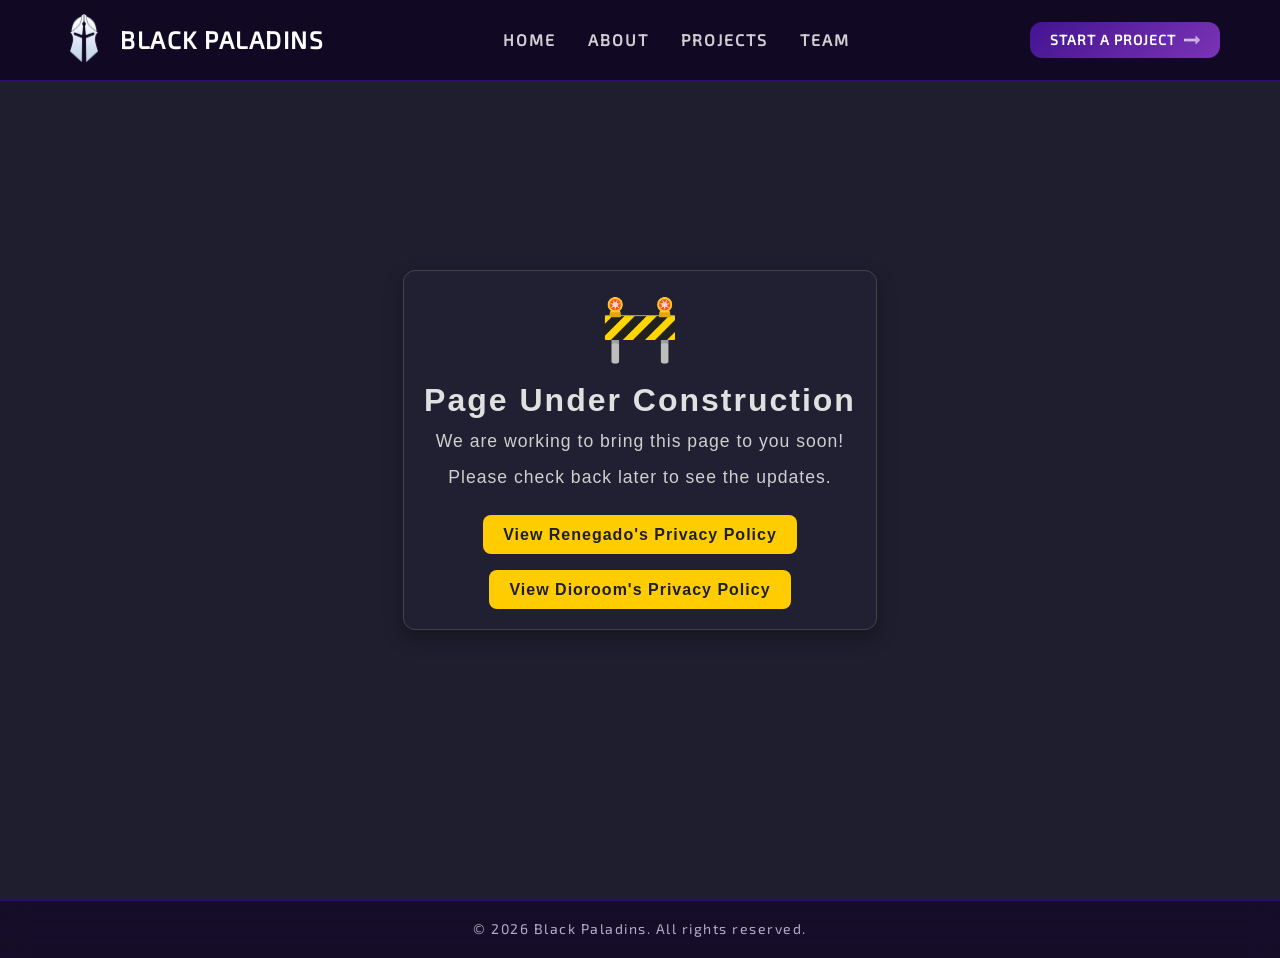
<file: index.html>
<!doctype html><html lang=""><head><meta charset="utf-8"><meta http-equiv="X-UA-Compatible" content="IE=edge"><meta name="viewport" content="width=device-width,initial-scale=1"><link rel="icon" href="/favicon.ico"><title>Black Paladins</title><script>(function (l) {
      if (l.search[1] === '/') {
        var decoded = l.search.slice(1);

        window.history.replaceState(
          null,
          null,
          decoded
        );
      }
    })(window.location);</script><script defer="defer" src="/js/chunk-vendors.04cbbb63.js"></script><script defer="defer" src="/js/index.34e03328.js"></script><link href="/css/index.d88794a6.css" rel="stylesheet"></head><body><noscript><strong>We're sorry but Black Paladins doesn't work properly without JavaScript enabled. Please enable it to continue.</strong></noscript><div id="app"></div></body></html>
</file>
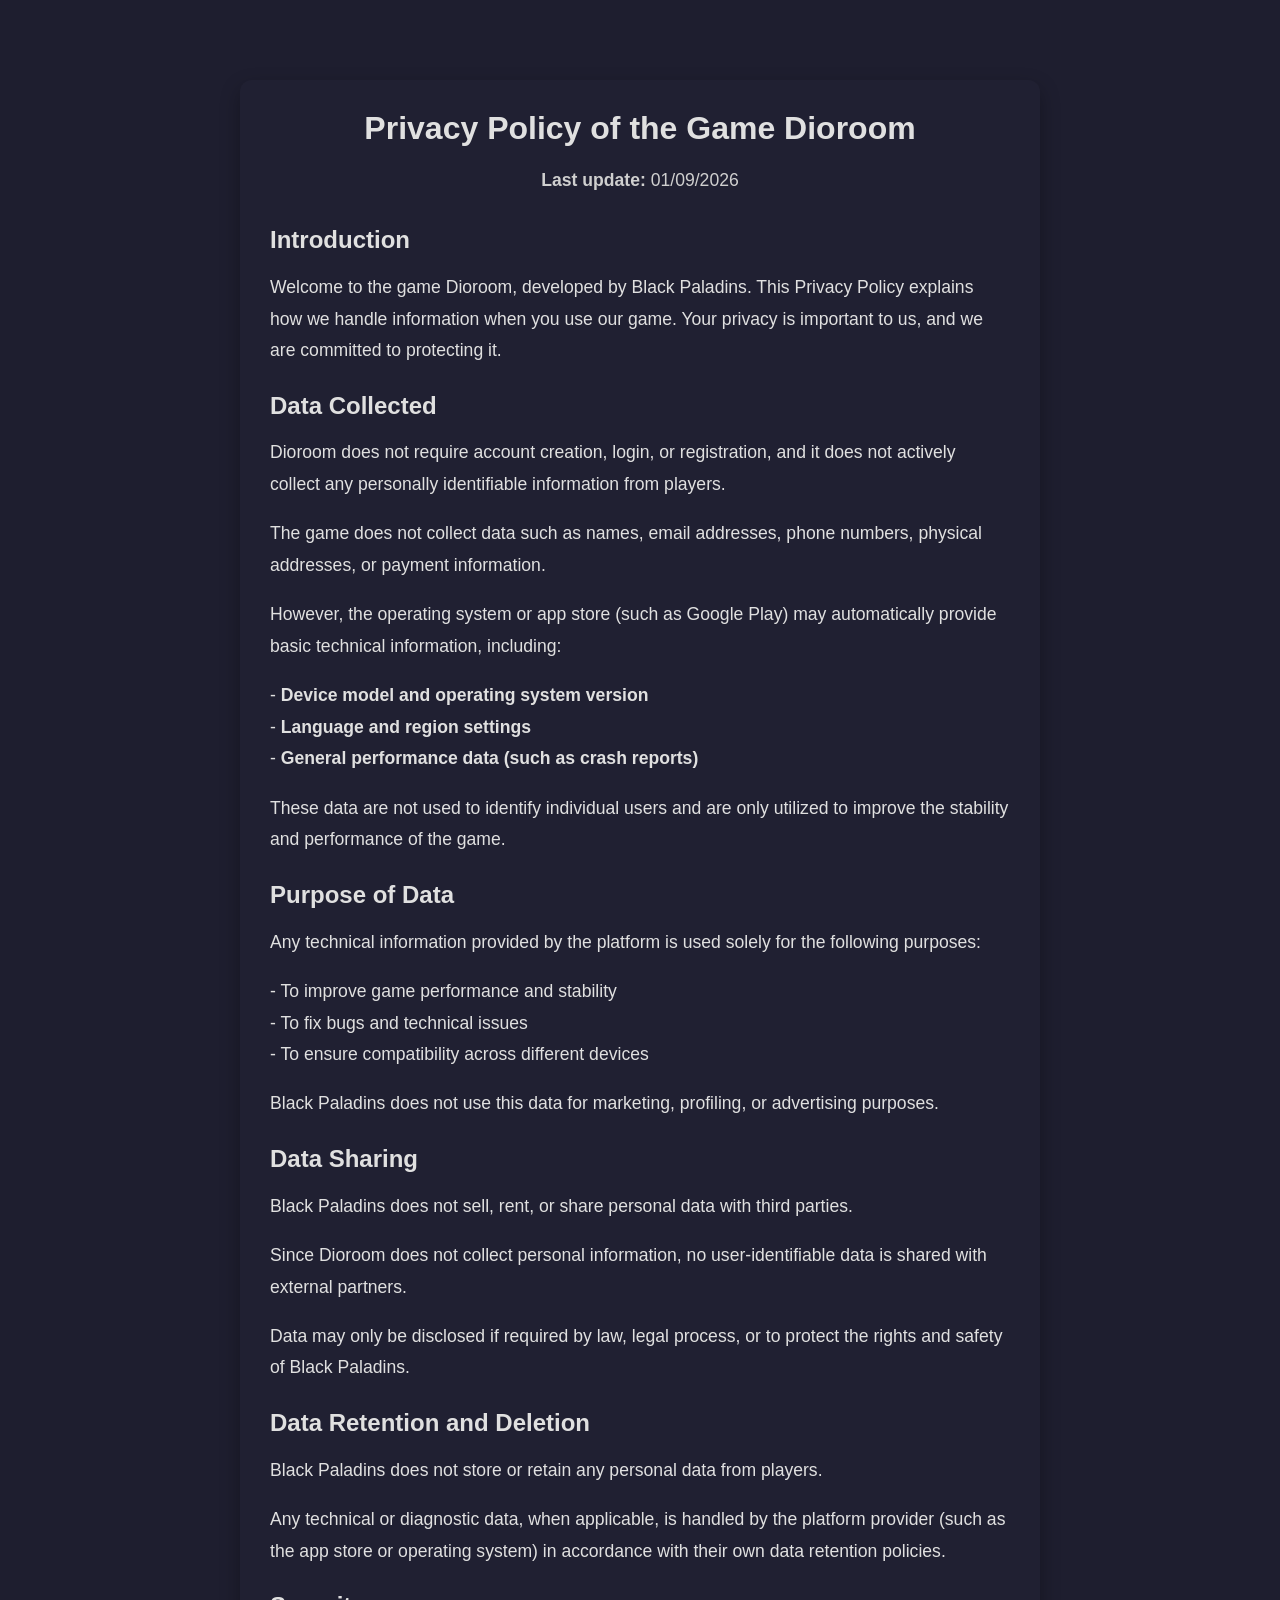
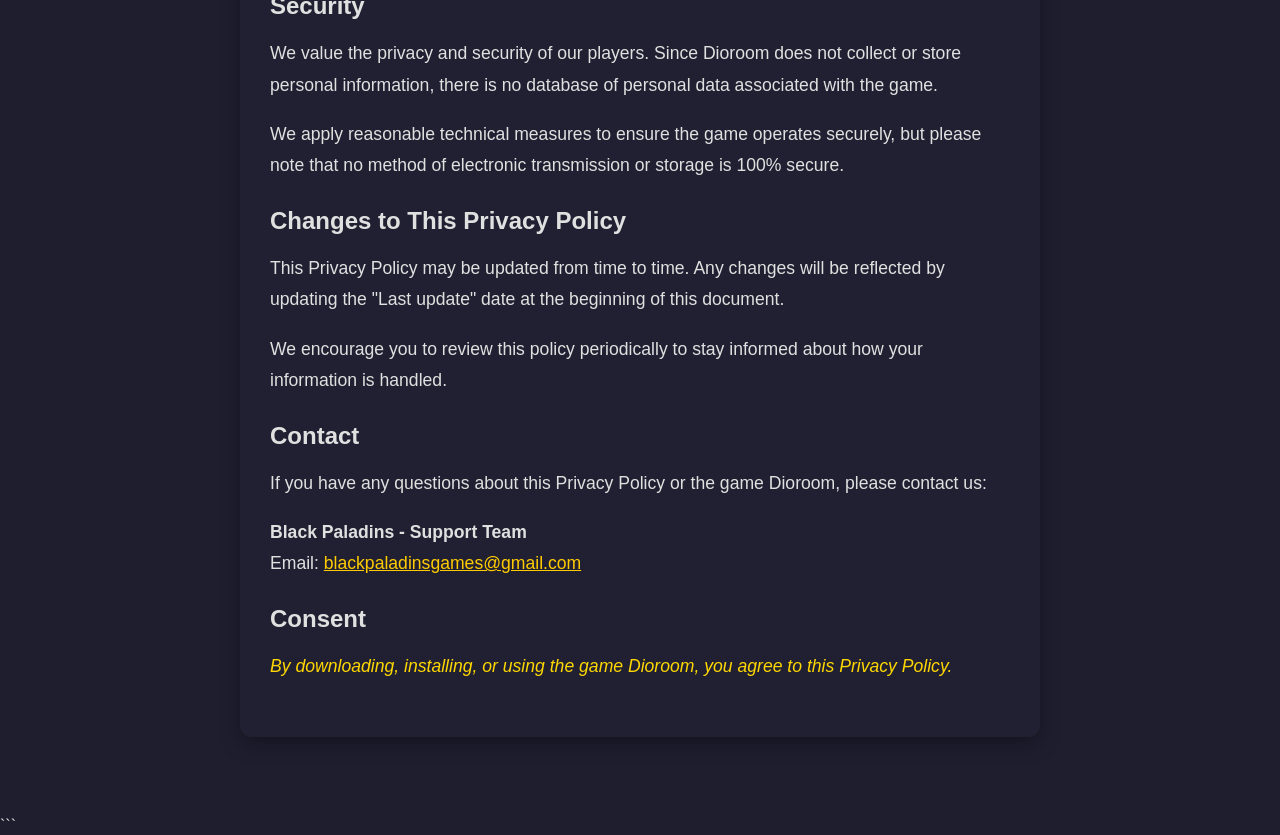
<file: dioroom-privacy-policy.html>
<!DOCTYPE html>
<html lang="en">
<head>
    <meta charset="UTF-8">
    <meta name="viewport" content="width=device-width, initial-scale=1.0">

    <title>Dioroom - Privacy Policy</title>

    <meta name="description"
          content="Privacy Policy for Dioroom, developed by Black Paladins.">

    <style>
        * {
            box-sizing: border-box;
        }

        body {
            margin: 0;
            font-family: Arial, sans-serif;
            background-color: #1e1e2f;
            color: #e0e0e0;
        }

        .privacy-policy-container {
            display: flex;
            justify-content: center;
            align-items: flex-start;
            min-height: 100vh;
            padding: 80px 20px;
        }

        .privacy-policy-content {
            max-width: 800px;
            width: 100%;
            padding: 30px;
            border-radius: 12px;
            background: rgba(34, 34, 51, 0.85);
            box-shadow: 0 8px 20px rgba(0, 0, 0, 0.3);
        }

        h1 {
            text-align: center;
            margin-top: 0;
            margin-bottom: 10px;
        }

        h2 {
            margin-top: 0;
            margin-bottom: 15px;
        }

        .last-update {
            font-size: 1.1em;
            text-align: center;
            color: #cfcfcf;
            margin-bottom: 30px;
        }

        .section {
            margin-bottom: 25px;
        }

        p {
            font-size: 1.1em;
            line-height: 1.8;
            color: #e0e0e0;
            margin-bottom: 15px;
        }

        strong {
            font-weight: bold;
        }

        a {
            color: #ffcc00;
            text-decoration: underline;
        }

        a:hover {
            text-decoration: none;
            color: #ffd700;
        }

        .consent-section p {
            font-style: italic;
            color: #ffd700;
        }

        @media (max-width: 600px) {
            .privacy-policy-container {
                padding: 30px 15px;
            }

            .privacy-policy-content {
                padding: 20px;
            }

            p {
                font-size: 1em;
            }
        }
    </style>
</head>

<body>

<div class="privacy-policy-container">

    <main class="privacy-policy-content">

        <h1>Privacy Policy of the Game Dioroom</h1>

        <p class="last-update">
            <strong>Last update:</strong> 01/09/2026
        </p>

        <section class="section">
            <h2>Introduction</h2>

            <p>
                Welcome to the game Dioroom, developed by Black Paladins.
                This Privacy Policy explains how we handle information when
                you use our game. Your privacy is important to us, and we are
                committed to protecting it.
            </p>
        </section>

        <section class="section">
            <h2>Data Collected</h2>

            <p>
                Dioroom does not require account creation, login, or registration,
                and it does not actively collect any personally identifiable
                information from players.
            </p>

            <p>
                The game does not collect data such as names, email addresses,
                phone numbers, physical addresses, or payment information.
            </p>

            <p>
                However, the operating system or app store (such as Google Play)
                may automatically provide basic technical information, including:
            </p>

            <p>
                - <strong>Device model and operating system version</strong><br>
                - <strong>Language and region settings</strong><br>
                - <strong>General performance data (such as crash reports)</strong>
            </p>

            <p>
                These data are not used to identify individual users and are only
                utilized to improve the stability and performance of the game.
            </p>
        </section>

        <section class="section">
            <h2>Purpose of Data</h2>

            <p>
                Any technical information provided by the platform is used solely
                for the following purposes:
            </p>

            <p>
                - To improve game performance and stability<br>
                - To fix bugs and technical issues<br>
                - To ensure compatibility across different devices
            </p>

            <p>
                Black Paladins does not use this data for marketing, profiling,
                or advertising purposes.
            </p>
        </section>

        <section class="section">
            <h2>Data Sharing</h2>

            <p>
                Black Paladins does not sell, rent, or share personal data
                with third parties.
            </p>

            <p>
                Since Dioroom does not collect personal information, no
                user-identifiable data is shared with external partners.
            </p>

            <p>
                Data may only be disclosed if required by law, legal process,
                or to protect the rights and safety of Black Paladins.
            </p>
        </section>

        <section class="section">
            <h2>Data Retention and Deletion</h2>

            <p>
                Black Paladins does not store or retain any personal data
                from players.
            </p>

            <p>
                Any technical or diagnostic data, when applicable, is handled
                by the platform provider (such as the app store or operating
                system) in accordance with their own data retention policies.
            </p>
        </section>

        <section class="section">
            <h2>Security</h2>

            <p>
                We value the privacy and security of our players. Since Dioroom
                does not collect or store personal information, there is no
                database of personal data associated with the game.
            </p>

            <p>
                We apply reasonable technical measures to ensure the game
                operates securely, but please note that no method of electronic
                transmission or storage is 100% secure.
            </p>
        </section>

        <section class="section">
            <h2>Changes to This Privacy Policy</h2>

            <p>
                This Privacy Policy may be updated from time to time. Any
                changes will be reflected by updating the "Last update" date
                at the beginning of this document.
            </p>

            <p>
                We encourage you to review this policy periodically to stay
                informed about how your information is handled.
            </p>
        </section>

        <section class="section">
            <h2>Contact</h2>

            <p>
                If you have any questions about this Privacy Policy or the
                game Dioroom, please contact us:
            </p>

            <p>
                <strong>Black Paladins - Support Team</strong><br>
                Email:
                <a href="mailto:blackpaladinsgames@gmail.com">
                    blackpaladinsgames@gmail.com
                </a>
            </p>
        </section>

        <section class="section consent-section">
            <h2>Consent</h2>

            <p>
                By downloading, installing, or using the game Dioroom,
                you agree to this Privacy Policy.
            </p>
        </section>

    </main>

</div>

</body>
</html>
```
</file>
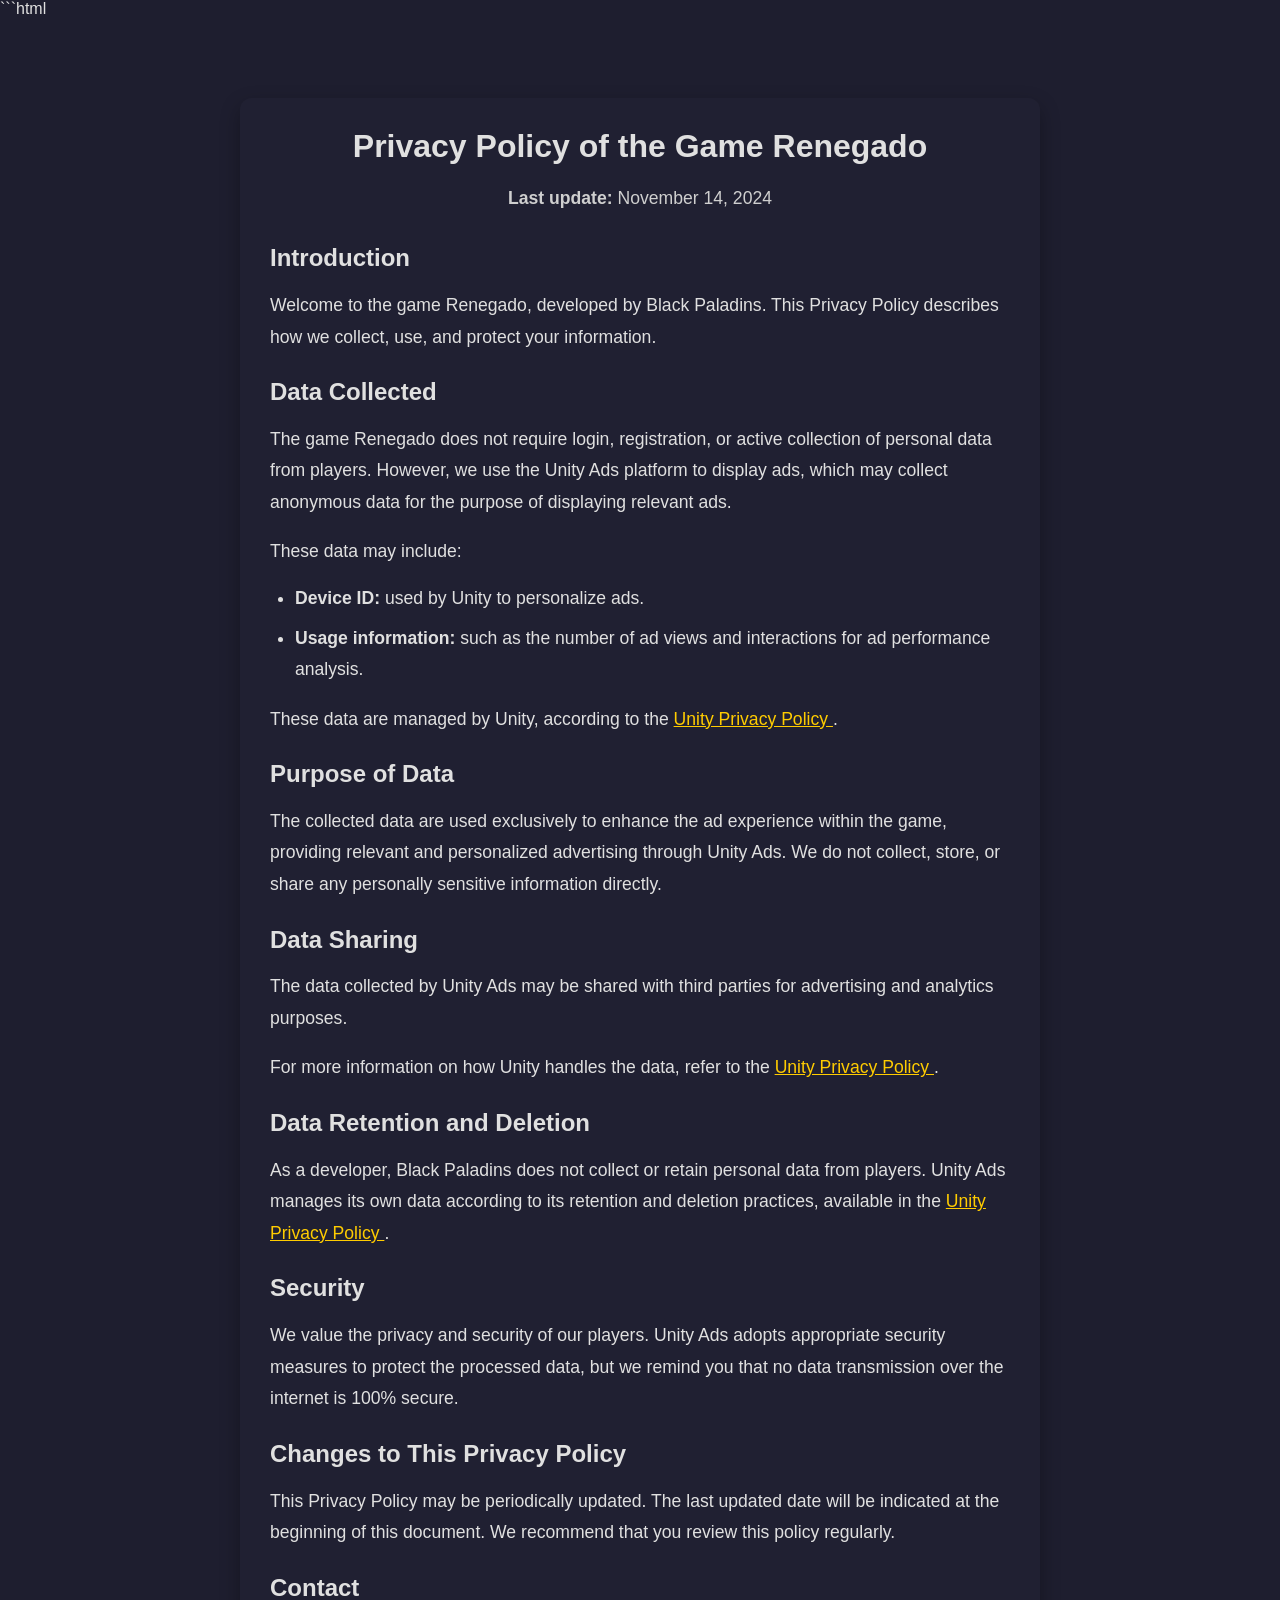
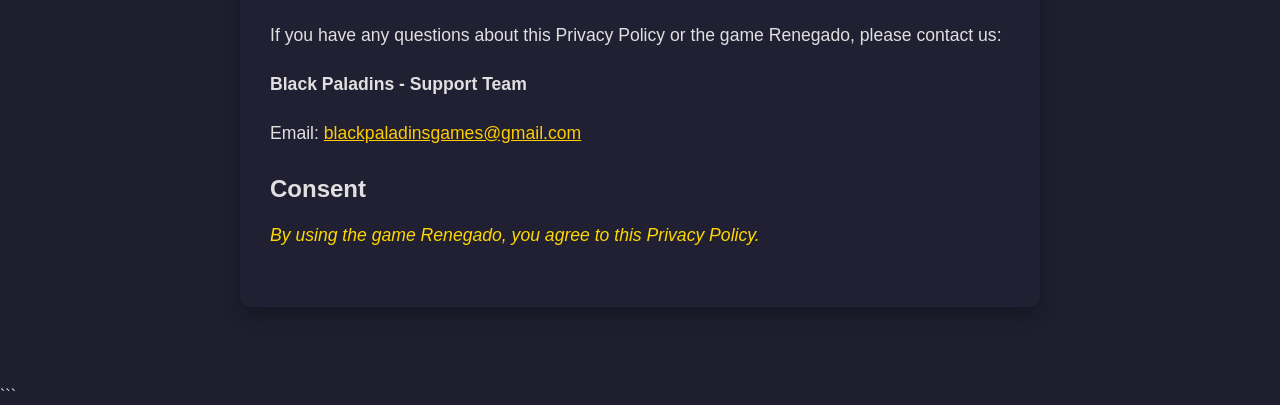
<file: renegado-privacy-policy.html>
```html
<!DOCTYPE html>
<html lang="en">
<head>
    <meta charset="UTF-8">
    <meta name="viewport" content="width=device-width, initial-scale=1.0">

    <title>Renegado - Privacy Policy</title>

    <meta name="description"
          content="Privacy Policy for Renegado, developed by Black Paladins.">

    <style>
        * {
            box-sizing: border-box;
        }

        body {
            margin: 0;
            font-family: Arial, sans-serif;
            background-color: #1e1e2f;
            color: #e0e0e0;
        }

        .privacy-policy-container {
            display: flex;
            justify-content: center;
            align-items: flex-start;
            min-height: 100vh;
            padding: 80px 20px;
        }

        .privacy-policy-content {
            max-width: 800px;
            width: 100%;
            padding: 30px;
            border-radius: 12px;
            background: rgba(34, 34, 51, 0.85);
            box-shadow: 0 8px 20px rgba(0, 0, 0, 0.3);
        }

        h1 {
            text-align: center;
            margin-top: 0;
            margin-bottom: 10px;
        }

        h2 {
            margin-top: 0;
            margin-bottom: 15px;
        }

        .last-update {
            font-size: 1.1em;
            text-align: center;
            color: #cfcfcf;
            margin-bottom: 30px;
        }

        .section {
            margin-bottom: 25px;
        }

        p {
            font-size: 1.1em;
            line-height: 1.8;
            color: #e0e0e0;
            margin-bottom: 15px;
        }

        ul {
            margin-top: 10px;
            margin-bottom: 15px;
            padding-left: 25px;
        }

        li {
            font-size: 1.1em;
            line-height: 1.8;
            margin-bottom: 8px;
        }

        strong {
            font-weight: bold;
        }

        a {
            color: #ffcc00;
            text-decoration: underline;
        }

        a:hover {
            text-decoration: none;
            color: #ffd700;
        }

        .consent-section p {
            font-style: italic;
            color: #ffd700;
        }

        @media (max-width: 600px) {
            .privacy-policy-container {
                padding: 30px 15px;
            }

            .privacy-policy-content {
                padding: 20px;
            }

            p,
            li {
                font-size: 1em;
            }
        }
    </style>
</head>

<body>

<div class="privacy-policy-container">

    <main class="privacy-policy-content">

        <h1>Privacy Policy of the Game Renegado</h1>

        <p class="last-update">
            <strong>Last update:</strong> November 14, 2024
        </p>

        <section class="section">
            <h2>Introduction</h2>

            <p>
                Welcome to the game Renegado, developed by Black Paladins.
                This Privacy Policy describes how we collect, use, and protect
                your information.
            </p>
        </section>

        <section class="section">
            <h2>Data Collected</h2>

            <p>
                The game Renegado does not require login, registration, or
                active collection of personal data from players. However, we
                use the Unity Ads platform to display ads, which may collect
                anonymous data for the purpose of displaying relevant ads.
            </p>

            <p>
                These data may include:
            </p>

            <ul>
                <li>
                    <strong>Device ID:</strong> used by Unity to personalize ads.
                </li>

                <li>
                    <strong>Usage information:</strong> such as the number of
                    ad views and interactions for ad performance analysis.
                </li>
            </ul>

            <p>
                These data are managed by Unity, according to the
                <a href="https://unity.com/legal/privacy-policy"
                   target="_blank"
                   rel="noopener noreferrer">
                    Unity Privacy Policy
                </a>.
            </p>
        </section>

        <section class="section">
            <h2>Purpose of Data</h2>

            <p>
                The collected data are used exclusively to enhance the ad
                experience within the game, providing relevant and personalized
                advertising through Unity Ads. We do not collect, store, or share
                any personally sensitive information directly.
            </p>
        </section>

        <section class="section">
            <h2>Data Sharing</h2>

            <p>
                The data collected by Unity Ads may be shared with third parties
                for advertising and analytics purposes.
            </p>

            <p>
                For more information on how Unity handles the data, refer to the
                <a href="https://unity.com/legal/privacy-policy"
                   target="_blank"
                   rel="noopener noreferrer">
                    Unity Privacy Policy
                </a>.
            </p>
        </section>

        <section class="section">
            <h2>Data Retention and Deletion</h2>

            <p>
                As a developer, Black Paladins does not collect or retain
                personal data from players. Unity Ads manages its own data
                according to its retention and deletion practices, available
                in the
                <a href="https://unity.com/legal/privacy-policy"
                   target="_blank"
                   rel="noopener noreferrer">
                    Unity Privacy Policy
                </a>.
            </p>
        </section>

        <section class="section">
            <h2>Security</h2>

            <p>
                We value the privacy and security of our players. Unity Ads
                adopts appropriate security measures to protect the processed
                data, but we remind you that no data transmission over the
                internet is 100% secure.
            </p>
        </section>

        <section class="section">
            <h2>Changes to This Privacy Policy</h2>

            <p>
                This Privacy Policy may be periodically updated. The last
                updated date will be indicated at the beginning of this
                document. We recommend that you review this policy regularly.
            </p>
        </section>

        <section class="section">
            <h2>Contact</h2>

            <p>
                If you have any questions about this Privacy Policy or the game
                Renegado, please contact us:
            </p>

            <p>
                <strong>Black Paladins - Support Team</strong>
            </p>

            <p>
                Email:
                <a href="mailto:blackpaladinsgames@gmail.com">
                    blackpaladinsgames@gmail.com
                </a>
            </p>
        </section>

        <section class="section consent-section">
            <h2>Consent</h2>

            <p>
                By using the game Renegado, you agree to this Privacy Policy.
            </p>
        </section>

    </main>

</div>

</body>
</html>
```
</file>
<file: css/index.d88794a6.css>
@import url(https://fonts.googleapis.com/css2?family=Bebas+Neue&family=Cinzel:wght@400..900&family=Roboto:ital,wght@0,100..900;1,100..900&display=swap);.header[data-v-b7840e46]{position:fixed;top:0;width:100%;z-index:50;background:var(--bg-header);border-bottom:1px solid var(--card-base);text-transform:uppercase}.container[data-v-b7840e46]{max-width:1300px;margin:auto}.header-content[data-v-b7840e46]{width:100%;height:80px;display:flex;align-items:center;justify-content:space-between}.logo-container[data-v-b7840e46],.logo-wrapper[data-v-b7840e46]{display:flex;align-items:center;gap:12px;text-decoration:none;color:inherit;cursor:pointer}.logo-img-wrapper[data-v-b7840e46]{position:relative}.logo-img[data-v-b7840e46]{width:48px;height:48px;-o-object-fit:contain;object-fit:contain}.logo-text[data-v-b7840e46]{font-weight:700;font-size:24px;letter-spacing:1.5px}.nav-desktop[data-v-b7840e46]{display:flex;gap:32px}.nav-desktop a[data-v-b7840e46]{font-size:16px;font-weight:600;letter-spacing:2px;text-decoration:none;color:var(--cor-texto-principal);opacity:.8;transition:.3s}.nav-desktop a[data-v-b7840e46]:hover{color:var(--card-destaque);font-weight:700}.cta-btn[data-v-b7840e46]{display:inline-flex;align-items:center;gap:8px;padding:10px 20px;border-radius:12px;text-decoration:none;background:linear-gradient(135deg,#431491,#7a33b6);transition:.3s;font-size:14px;font-weight:600;color:var(--cor-texto-principal)}.cta-btn[data-v-b7840e46]:hover{box-shadow:0 0 25px rgba(122,51,182,.4)}.cta-icon[data-v-b7840e46]{width:16px;height:16px;-o-object-fit:contain;object-fit:contain}.mobile-btn[data-v-b7840e46]{display:none;width:22px;background:none;border:none;cursor:pointer;position:relative;z-index:100}.mobile-btn span[data-v-b7840e46]{display:block;width:100%;height:2px;margin:5px 0;background:var(--cor-texto-principal);border-radius:2px;transition:.3s}.mobile-btn span.active[data-v-b7840e46]:first-child{transform:rotate(45deg) translate(5px,5px)}.mobile-btn span.active[data-v-b7840e46]:nth-child(2){opacity:0}.mobile-btn span.active[data-v-b7840e46]:nth-child(3){transform:rotate(-45deg) translate(6px,-6px)}.menu-overlay[data-v-b7840e46]{position:fixed;inset:0;height:100vh;background:rgba(0,0,0,.55);backdrop-filter:blur(3px);z-index:60}.mobile-menu[data-v-b7840e46]{position:fixed;top:70px;right:0;z-index:90;height:calc(100vh - 70px);padding:20px;display:flex;flex-direction:column;gap:20px;background:var(--bg-header);border-left:1px solid var(--card-base);transform:translateX(0);transition:.3s}.mobile-menu a[data-v-b7840e46]{text-decoration:none;color:var(--cor-texto-suave);font-size:14px;font-weight:600;letter-spacing:1px}.mobile-menu a[data-v-b7840e46]:hover{color:var(--cor-texto-principal)}@media (max-width:1280px){.container[data-v-b7840e46]{max-width:1200px;padding:0 20px}}@media (max-width:800px){.header-content[data-v-b7840e46]{height:70px}.container[data-v-b7840e46]{max-width:700px;padding:0 20px}.logo-img[data-v-b7840e46]{width:40px;height:40px}.cta-btn[data-v-b7840e46],.logo-text[data-v-b7840e46],.nav-desktop[data-v-b7840e46]{display:none}.mobile-btn[data-v-b7840e46]{display:block}}.footer[data-v-0a2a0e26]{padding:20px;backdrop-filter:blur(12px);background:var(--bg-secondary);border-top:1px solid var(--card-base)}.footer-container[data-v-0a2a0e26]{max-width:1300px;margin:0 auto;display:flex;flex-wrap:wrap;justify-content:center;align-items:center;gap:16px}.footer-text[data-v-0a2a0e26]{font-size:14px;color:var(--cor-texto-secundario);letter-spacing:1.5px}.footer-links[data-v-0a2a0e26]{display:flex;gap:50px}.footer-link[data-v-0a2a0e26]{font-size:14px;text-decoration:none;color:var(--cor-texto-secundario);transition:opacity .3s ease;letter-spacing:1.5px}.footer-link[data-v-0a2a0e26]:hover{color:var(--cor-texto-principal)}@media (max-width:800px){.footer[data-v-0a2a0e26]{padding:10px}.footer-container[data-v-0a2a0e26]{width:100%;max-width:400px;gap:10px;justify-content:center}.footer-link[data-v-0a2a0e26],.footer-text[data-v-0a2a0e26]{font-size:10px}}@font-face{font-family:Exo_2;src:url(/fonts/Exo2-Regular.b6de837b.ttf) format("truetype")}@font-face{font-family:Orbitron;src:url(/fonts/Orbitron-Black.799ca727.ttf) format("truetype")}@font-face{font-family:Bebas Neue;src:url(/fonts/BebasNeue-Regular.f8cd6b7d.ttf) format("truetype");font-weight:400;font-style:normal;font-display:swap}@font-face{font-family:Roboto;src:url(/fonts/Roboto-Regular.a5023d7b.ttf) format("truetype");font-weight:400;font-style:normal;font-display:swap}@font-face{font-family:Roboto;src:url(/fonts/Roboto-SemiBold.3452daa4.ttf) format("truetype");font-weight:600;font-style:normal;font-display:swap}:root{--cor-texto-principal:#fff;--cor-texto-secundario:#b4acc9;--cor-texto-suave:#8e85a6;--bg-primario:#150d29;--bg-secundario:#1f1437;--bg-destaque:#271a41;--bg-header:#110923;--card-base:#330977;--card-secundaria:#431491;--card-destaque:#7a33b6;--card-sombra:rgba(122,51,182,.35)}*{margin:0;padding:0;box-sizing:border-box;scrollbar-width:thin;scrollbar-color:var(--card-destaque) var(--bg-secundario)}body,html{font-family:Exo_2,Arial,sans-serif;background:var(--bg-primario);color:var(--cor-texto-principal);overflow-x:hidden;scroll-behavior:smooth}h1,h2{letter-spacing:2px}a,h3,h4,link,p,span{letter-spacing:1px;line-height:1.2}.font-orbitron{font-family:Orbitron,Arial,sans-serif}.container{width:100%;max-width:1300px;margin:0 auto}@keyframes float{0%,to{transform:translateY(0)}50%{transform:translateY(-20px)}}@keyframes pulse-border{0%,to{border-color:var(--card-destaque)}50%{border-color:var(--card-secundaria)}}@keyframes slideIn{0%{opacity:0;transform:translateY(30px)}to{opacity:1;transform:translateY(0)}}.animate-slide-in{animation:slideIn .8s ease-out forwards}.delay-100{animation-delay:.1s}.delay-200{animation-delay:.2s}.delay-300{animation-delay:.3s}.delay-400{animation-delay:.4s}.gradient-text{background:linear-gradient(135deg,#7a33b6,#431491,#7a33b6);-webkit-background-clip:text;-webkit-text-fill-color:transparent}.carousel{--vc-pgn-background-color:#ffffff4a;--vc-pgn-active-color:var(--card-destaque);--vc-pgn-border-radius:10px;--vc-pgn-height:clamp(6px,1vw,10px);--vc-pgn-width:clamp(6px,1vw,10px);--vc-nav-background:var(--card-sombra);--vc-nav-color:var(--cor-texto);--vc-nav-background-hover:var(--card-destaque);--vc-nav-color-hover:var(--card-destaque);--vc-nav-border-radius:50%;--vc-nav-width:clamp(10px,5vw,30px);--vc-nav-height:clamp(10px,5vw,30px)}.carousel__viewport{margin:0 clamp(10px,6vw,50px)}.hero[data-v-75985af6]{margin:0 auto;position:relative;height:850px;display:flex;align-items:center;justify-content:center;text-align:center;background:linear-gradient(180deg,var(--bg-header) 0,var(--bg-primario) 50%,var(--bg-secundario) 100%)}.bg-elements[data-v-75985af6]{position:absolute;inset:0;overflow:hidden;pointer-events:none}.bg-circle[data-v-75985af6]{position:absolute;border-radius:50%;filter:blur(120px);opacity:.2}.circle-1[data-v-75985af6]{width:250px;height:250px;top:80px;left:60px;background:var(--card-destaque);animation:float 6s ease-in-out infinite}.circle-2[data-v-75985af6]{width:300px;height:300px;bottom:80px;right:60px;background:var(--card-secundaria);animation:float 6s ease-in-out infinite;animation-delay:-3s;opacity:.15}.circle-3[data-v-75985af6]{width:350px;height:350px;top:50%;left:50%;transform:translate(-50%,-50%);background:var(--card-base);opacity:.1}.hero-content[data-v-75985af6]{position:relative;z-index:10;padding:0 20px}.hero-title[data-v-75985af6]{font-family:Orbitron,sans-serif;font-size:clamp(30px,6vw,80px)}.hero-subtitle[data-v-75985af6]{font-family:Orbitron,sans-serif;font-size:28px;margin-bottom:30px;color:var(--card-destaque);letter-spacing:1px;text-transform:uppercase}.hero-description[data-v-75985af6]{font-size:20px;color:var(--cor-texto-secundario);max-width:700px;margin:0 auto 40px;letter-spacing:1px}.hero-buttons[data-v-75985af6]{margin-top:80px;display:flex;gap:50px;justify-content:center;flex-wrap:wrap;align-items:center}.btn-primary[data-v-75985af6]{font-size:18px;padding:14px 30px;border-radius:12px;font-weight:600;text-decoration:none;color:var(--cor-texto-principal);letter-spacing:1px;background:linear-gradient(135deg,var(--card-secundaria),var(--card-destaque));transition:.3s}.btn-primary[data-v-75985af6]:hover{transform:scale(1.05)}.btn-outline[data-v-75985af6]{font-size:18px;padding:14px 30px;border-radius:12px;border:2px solid var(--card-destaque);color:var(--cor-texto-principal);font-weight:600;text-decoration:none;transition:.3s;letter-spacing:1px}.btn-outline[data-v-75985af6]:hover{transform:scale(1.05)}.scroll-indicator[data-v-75985af6]{margin-top:100px;display:flex;justify-content:center;opacity:.5;animation:float 3s infinite}.scroll-icon[data-v-75985af6]{width:35px;height:35px;-o-object-fit:contain;object-fit:contain}@media (max-width:1280px){.hero[data-v-75985af6]{margin:60px auto 0 auto;height:100vh}.hero-subtitle[data-v-75985af6]{font-size:18px;margin:10px 0 20px 0}.hero-buttons[data-v-75985af6],.scroll-indicator[data-v-75985af6]{margin-top:80px}}@media (max-width:800px){.hero[data-v-75985af6]{margin:20px auto 0 auto;height:100vh}.hero-subtitle[data-v-75985af6]{font-size:14px;margin:6px 0 20px 0}.hero-description[data-v-75985af6]{font-size:12px;max-width:350px}.hero-buttons[data-v-75985af6]{margin-top:60px;gap:20px}.btn-outline[data-v-75985af6],.btn-primary[data-v-75985af6]{font-size:12px;padding:6px 10px;border-radius:10px}.scroll-indicator[data-v-75985af6]{margin-top:100px}.scroll-icon[data-v-75985af6]{width:40px;height:40px}}.featured-section{width:100%;display:flex;justify-content:center;margin:60px auto 80px auto}.featured-link{display:inline-block}.featured{width:100%;display:flex;justify-content:center}.banner-image{display:block;width:100%;max-width:1100px;max-height:250px;height:auto;-o-object-fit:contain;object-fit:contain;border-radius:14px;box-shadow:0 6px 15px var(--card-sombra),0 0 10px var(--card-destaque)}@media (max-width:1000px){.featured-section{max-width:350px;padding:10px;margin:30px 20px}.featured{max-width:350px;display:flex;justify-content:center}.banner-image{max-width:400px;max-height:auto;border-radius:10px}}.about[data-v-40a3ee54]{position:relative;padding:50px 20px;background:var(--bg-secundario);scroll-margin-top:90px}.section-header[data-v-40a3ee54]{text-align:center;margin-bottom:40px}.section-title[data-v-40a3ee54]{font-family:Orbitron,sans-serif;font-size:clamp(24px,4vw,48px)}.about-grid[data-v-40a3ee54]{display:flex}.about-cards[data-v-40a3ee54]{width:100%;display:flex;justify-content:space-around}.about-card[data-v-40a3ee54]{width:420px;background:var(--bg-destaque);border:1px solid var(--card-base);border-radius:20px;padding:20px 30px;transition:.3s}.about-card[data-v-40a3ee54]:hover{transform:translateY(-5px);border-color:var(--card-destaque)}.card-header[data-v-40a3ee54]{display:flex;gap:4px;margin-bottom:20px;align-items:center}.card-header h3[data-v-40a3ee54]{font-size:22px;line-height:1.5}.icon-box[data-v-40a3ee54]{padding:8px;border-radius:12px}.about-icon[data-v-40a3ee54]{width:35px;height:35px;-o-object-fit:contain;object-fit:contain}.card-subtitle[data-v-40a3ee54]{color:var(--cor-texto-suave);font-size:14px}.card-text[data-v-40a3ee54]{color:var(--cor-texto-secundario)}.card-text p[data-v-40a3ee54]{font-size:15px;margin-bottom:16px;line-height:1.5}.card-text p[data-v-40a3ee54]:last-child{margin-bottom:0}@media (max-width:1280px){.about-cards[data-v-40a3ee54]{gap:20px;justify-content:center}.about-card[data-v-40a3ee54]{width:400px;padding:20px}.card-header h3[data-v-40a3ee54]{font-size:20px}.card-text p[data-v-40a3ee54]{font-size:14px}}@media (max-width:800px){.about[data-v-40a3ee54]{padding:30px 15px}.section-header[data-v-40a3ee54]{margin-bottom:10px}.about-cards[data-v-40a3ee54]{flex-direction:column;align-items:center;gap:10px}.about-card[data-v-40a3ee54]{width:350px;border-radius:16px;padding:10px}.card-header h3[data-v-40a3ee54]{font-size:16px}.about-icon[data-v-40a3ee54]{width:25px;height:25px}.card-subtitle[data-v-40a3ee54]{font-size:12px}.card-text p[data-v-40a3ee54]{font-size:12px;margin-bottom:10px}}.services[data-v-2dca2e66]{padding:50px 20px;background:var(--bg-primario);scroll-margin-top:90px}.section-header[data-v-2dca2e66]{text-align:center;margin-bottom:40px}.section-header h2[data-v-2dca2e66]{font-family:Orbitron,sans-serif;font-size:clamp(24px,4vw,48px)}.section-header p[data-v-2dca2e66]{color:var(--cor-texto-suave);font-size:16px;max-width:600px;margin:0 auto 20px}.services-grid[data-v-2dca2e66]{display:flex;flex-wrap:wrap;justify-content:space-around;gap:30px}.services-grid h3[data-v-2dca2e66]{font-size:18px;margin-bottom:10px}.services-grid p[data-v-2dca2e66]{font-size:16px;color:var(--cor-texto-secundario);line-height:1.5}.service-card[data-v-2dca2e66]{width:100%;max-width:420px;background:var(--bg-destaque);border:1px solid var(--card-base);border-radius:20px;padding:20px;transition:.3s}.service-card[data-v-2dca2e66]:hover{transform:translateY(-5px);border-color:var(--card-destaque)}@media (max-width:1280px){.services-grid[data-v-2dca2e66]{gap:20px;justify-content:center}.service-card[data-v-2dca2e66]{max-width:400px}.services-grid h3[data-v-2dca2e66]{font-size:17px}.services-grid p[data-v-2dca2e66]{font-size:14px}}@media (max-width:800px){.services[data-v-2dca2e66]{padding:30px 20px}.section-header[data-v-2dca2e66]{margin-bottom:20px}.section-header p[data-v-2dca2e66]{font-size:12px;max-width:400px}.services-grid[data-v-2dca2e66]{gap:10px;justify-content:center}.services-grid h3[data-v-2dca2e66]{font-size:16px;margin-bottom:10px}.services-grid p[data-v-2dca2e66]{font-size:12px}.service-card[data-v-2dca2e66]{width:100%;max-width:400px;border-radius:16px;padding:10px}}:root{--vc-clr-primary:#000;--vc-clr-secondary:#090f207f;--vc-clr-white:#fff}.carousel,.carousel *{box-sizing:border-box}.carousel{height:var(--vc-carousel-height);overscroll-behavior:none;position:relative;touch-action:pan-x pan-y pinch-zoom;z-index:1}.carousel.is-dragging{touch-action:none}.carousel__track{display:flex;gap:var(--vc-slide-gap);height:100%;list-style:none;margin:0;padding:0;position:relative;transition:transform var(--vc-transition-easing);transition-duration:var(--vc-transition-duration);width:100%}.carousel__viewport{height:100%;overflow:hidden;width:100%}.carousel__sr-only{border:0;clip:rect(0,0,0,0);height:1px;margin:-1px;overflow:hidden;padding:0;position:absolute;width:1px}.carousel.is-rtl{direction:rtl}.carousel.is-ttb .carousel__track{flex-direction:column}.carousel.is-btt .carousel__track{flex-direction:column-reverse}.carousel.is-vertical .carousel__slide--clone:first-child{margin-block-start:var(--vc-cloned-offset)}.carousel:not(.is-vertical) .carousel__slide--clone:first-child{margin-inline-start:var(--vc-cloned-offset)}.carousel.is-effect-fade .carousel__track{display:grid;grid-template-columns:100%;grid-template-rows:100%;transition:none}.carousel.is-effect-fade .carousel__slide{grid-area:1/1;height:100%;opacity:0;pointer-events:none;transition:opacity var(--vc-transition-easing);transition-duration:var(--vc-transition-duration);width:100%}.carousel.is-effect-fade .carousel__slide--active{opacity:1;pointer-events:auto}:root{--vc-icn-width:100%}.carousel__icon{fill:currentColor;height:var(--vc-icn-width);width:var(--vc-icn-width)}:root{--vc-nav-background:transparent;--vc-nav-border-radius:0;--vc-nav-color:var(--vc-clr-primary);--vc-nav-color-hover:var(--vc-clr-secondary);--vc-nav-height:30px;--vc-nav-width:30px}.carousel__next,.carousel__prev{align-items:center;background:var(--vc-nav-background);border:0;border-radius:var(--vc-nav-border-radius);color:var(--vc-nav-color);cursor:pointer;display:flex;font-size:var(--vc-nav-height);height:var(--vc-nav-height);justify-content:center;padding:0;position:absolute;inset-block-start:50%;transform:translateY(-50%);width:var(--vc-nav-width)}.carousel__next--disabled,.carousel__prev--disabled{cursor:not-allowed;opacity:.5}.carousel__next{inset-inline-end:0}.carousel__prev{inset-inline-start:0}.carousel.is-vertical{.carousel__next,.carousel__prev{inset-inline:auto 50%;inset-block-start:auto;transform:translateX(50%)}&.is-ttb{.carousel__next{inset-block-end:0}.carousel__prev{inset-block-start:0}}&.is-btt{.carousel__next{inset-block-start:0}.carousel__prev{inset-block-end:0}}}@media (hover:hover){.carousel__next:hover,.carousel__prev:hover{color:var(--vc-nav-color-hover)}}:root{--vc-pgn-active-color:var(--vc-clr-primary);--vc-pgn-background-color:var(--vc-clr-secondary);--vc-pgn-border-radius:0;--vc-pgn-gap:6px;--vc-pgn-height:4px;--vc-png-bottom:10px;--vc-png-left:auto;--vc-png-right:10px;--vc-pgn-width:16px}.carousel__pagination{bottom:var(--vc-png-bottom);display:flex;gap:var(--vc-pgn-gap);justify-content:center;left:50%;list-style:none;margin:0;padding:0;position:absolute;transform:translateX(-50%)}.carousel__pagination-button{background-color:var(--vc-pgn-background-color);border:0;border-radius:var(--vc-pgn-border-radius);cursor:pointer;display:block;height:var(--vc-pgn-height);margin:0;padding:0;width:var(--vc-pgn-width)}.carousel__pagination-button--active{background-color:var(--vc-pgn-active-color)}@media (hover:hover){.carousel__pagination-button:hover{background-color:var(--vc-pgn-active-color)}}.carousel.is-vertical{.carousel__pagination{bottom:50%;flex-direction:column;left:var(--vc-png-left);right:var(--vc-png-right);transform:translateY(50%)}.carousel__pagination-button{height:var(--vc-pgn-width);width:var(--vc-pgn-height)}}.carousel.is-btt .carousel__pagination{flex-direction:column-reverse}.carousel__slide{align-items:center;display:flex;flex-shrink:0;justify-content:center;margin:0;transform:translateZ(0)}.projects[data-v-3866d862]{padding:50px 20px;background:var(--bg-secundario)}.section-game[data-v-3866d862]{text-align:center;margin-bottom:40px}.section-title[data-v-3866d862]{font-family:Orbitron,sans-serif;font-size:clamp(24px,4vw,48px)}.section-subtitle[data-v-3866d862]{color:var(--cor-texto-suave);font-size:16px;max-width:600px;margin:0 auto 20px}.cards-wrapper[data-v-3866d862]{display:flex;gap:40px;justify-content:space-around;flex-wrap:wrap}.game-card[data-v-3866d862]{width:420px;background:var(--bg-destaque);border:1px solid var(--card-base);border-radius:20px;overflow:hidden;transition:transform .3s ease,box-shadow .3s ease,border-color .3s ease}.game-image-container[data-v-3866d862]{display:flex;justify-content:center;align-items:center;position:relative;overflow:hidden;border-radius:0 0 20px 20px}.game-image[data-v-3866d862]{width:100%;max-width:420px;-o-object-fit:contain;object-fit:contain;border-radius:0 0 20px 20px}.purple-bg[data-v-3866d862]{background:linear-gradient(135deg,var(--card-base),var(--card-destaque))}.red-bg[data-v-3866d862]{background:linear-gradient(135deg,var(--card-secundaria),var(--card-destaque))}.badge[data-v-3866d862]{position:absolute;top:10px;right:10px;padding:6px 12px;border-radius:20px;font-size:11px;font-weight:600;color:var(--cor-texto-principal);letter-spacing:1.5px;z-index:3}.badge-released[data-v-3866d862],.badge-upcoming[data-v-3866d862]{background:linear-gradient(135deg,var(--card-secundaria),var(--card-destaque))}.hover-overlay[data-v-3866d862]{position:absolute;inset:0;background:linear-gradient(0deg,rgba(18,17,38,.95),rgba(18,17,38,.7),rgba(18,17,38,.2));opacity:0;transition:opacity .4s ease;display:flex;align-items:flex-end}.game-image-container:hover .hover-overlay[data-v-3866d862]{opacity:1}.hover-info[data-v-3866d862]{padding:20px;width:100%;opacity:0;transform:translateY(30px);transition:opacity .4s ease,transform .4s ease}.game-image-container:hover .hover-info[data-v-3866d862]{opacity:1;transform:translateY(0)}.card-body[data-v-3866d862]{padding:14px}.game-title[data-v-3866d862]{font-size:30px;margin-bottom:6px;text-align:center;letter-spacing:3px}.tool-list[data-v-3866d862]{display:flex;gap:10px;flex-wrap:wrap;justify-content:center}.tool-tag[data-v-3866d862]{background:var(--card-base);padding:6px 12px;border-radius:12px;font-size:13px;letter-spacing:1.5px}.store-buttons[data-v-3866d862]{display:flex;justify-content:center;align-items:center}.store-btn[data-v-3866d862]{display:flex;align-items:center;gap:10px;padding:8px 16px;border-radius:12px;background:var(--card-destaque);text-decoration:none;border:1px solid var(--card-base);transition:transform .25s ease,box-shadow .25s ease}.store-btn[data-v-3866d862]:hover{transform:translateY(-3px);box-shadow:0 8px 18px var(--card-sombra)}.store-icon[data-v-3866d862]{width:32px;height:32px}.store-text[data-v-3866d862]{text-align:left}.store-subtitle[data-v-3866d862]{font-size:10px;text-transform:uppercase;letter-spacing:1.5px;color:var(--cor-texto-secundario);font-weight:600;margin:0}.store-title[data-v-3866d862]{font-weight:700;font-size:14px;color:var(--cor-texto-principal);margin:0;letter-spacing:1.5px}@media (max-width:800px){.projects[data-v-3866d862]{min-height:auto;padding:30px 20px}.cards-wrapper[data-v-3866d862]{align-items:center;gap:10px;justify-content:center;flex-wrap:nowrap}.game-card[data-v-3866d862]{width:200px;max-width:200px;border-radius:16px}.section-game[data-v-3866d862]{margin-bottom:20px}.section-subtitle[data-v-3866d862]{font-size:12px;max-width:400px}.game-image-container[data-v-3866d862]{border-radius:0 0 16px 16px}.game-image[data-v-3866d862]{max-width:200px;border-radius:0 0 16px 16px}.badge[data-v-3866d862]{padding:4px 8px;font-size:8px}.card-body[data-v-3866d862],.hover-info[data-v-3866d862]{padding:10px}.game-title[data-v-3866d862]{font-size:14px}.tool-tag[data-v-3866d862]{padding:4px 10px;border-radius:10px;font-size:11px}.store-btn[data-v-3866d862]{padding:4px;border-radius:10px;gap:2px}.store-icon[data-v-3866d862]{width:25px;height:25px}.store-subtitle[data-v-3866d862]{font-size:7px}.store-title[data-v-3866d862]{font-size:10px}}.team[data-v-7ef7aecc]{padding:30px 20px;background:var(--bg-primario);scroll-margin-top:90px}.section-header[data-v-7ef7aecc]{text-align:center;margin-bottom:40px}.section-header h2[data-v-7ef7aecc]{font-family:Orbitron,sans-serif;font-size:clamp(24px,4vw,48px)}.section-header p[data-v-7ef7aecc]{color:var(--cor-texto-suave);font-size:16px;max-width:600px;margin:0 auto 20px}.team-grid[data-v-7ef7aecc]{display:flex;justify-content:space-around;flex-direction:row;gap:50px;margin:0 auto}.team-grid h3[data-v-7ef7aecc]{font-size:26px;letter-spacing:1.5px}.team-card[data-v-7ef7aecc]{position:relative;width:420px;padding:20px 10px;border-radius:20px;background:var(--bg-destaque);border:1px solid var(--card-base);text-align:center;overflow:hidden}.card-glow[data-v-7ef7aecc]{display:none}.avatar[data-v-7ef7aecc]{width:150px;height:150px;margin:0 auto 25px;border-radius:50%;display:flex;align-items:center;justify-content:center;animation:glow-7ef7aecc 2s infinite alternate;overflow:hidden}.avatar-1[data-v-7ef7aecc]{background:linear-gradient(135deg,var(--card-base),var(--card-destaque))}.avatar-2[data-v-7ef7aecc]{background:linear-gradient(135deg,var(--card-destaque),var(--card-secundaria))}.avatar-img[data-v-7ef7aecc]{width:100%;height:100%;-o-object-fit:cover;object-fit:cover;border-radius:50%}.role[data-v-7ef7aecc]{color:var(--card-destaque);margin-bottom:15px;font-size:14px;font-weight:500;letter-spacing:1.5px}.description[data-v-7ef7aecc]{color:var(--cor-texto-secundario);margin-bottom:25px;font-size:13px;letter-spacing:1.5px}.skills[data-v-7ef7aecc]{display:flex;flex-wrap:wrap;justify-content:center;gap:16px;margin-bottom:25px}.skills span[data-v-7ef7aecc]{background:var(--card-base);padding:6px 12px;border-radius:12px;font-size:12px;letter-spacing:1.5px}.social[data-v-7ef7aecc]{display:flex;justify-content:center;gap:16px}.social a[data-v-7ef7aecc]{cursor:pointer;display:flex;align-items:center;justify-content:center;border-radius:12px;transition:.3s ease}.social a[data-v-7ef7aecc]:hover{transform:translateY(-3px);box-shadow:0 8px 18px var(--card-sombra)}.social-icon[data-v-7ef7aecc]{width:45px;height:45px;-o-object-fit:contain;object-fit:contain;border-radius:12px}@keyframes glow-7ef7aecc{0%{box-shadow:0 0 10px var(--card-destaque)}to{box-shadow:0 0 30px var(--card-destaque)}}@media (max-width:1280px){.team-grid[data-v-7ef7aecc]{gap:20px;justify-content:center}.team-card[data-v-7ef7aecc]{width:350px;padding:20px 15px}.team-grid h3[data-v-7ef7aecc]{font-size:22px}.description[data-v-7ef7aecc]{font-size:12px}.skills[data-v-7ef7aecc]{gap:10px}}@media (max-width:800px){.section-header[data-v-7ef7aecc]{margin-bottom:20px}.section-header p[data-v-7ef7aecc]{color:var(--cor-texto-suave);font-size:12px;max-width:400px}.team-grid[data-v-7ef7aecc]{justify-content:center;gap:10px}.team-grid h3[data-v-7ef7aecc]{font-size:16px;margin-bottom:4px}.team-card[data-v-7ef7aecc]{width:200px;padding:10px 5px;border-radius:16px}.avatar[data-v-7ef7aecc]{width:100px;height:100px;margin:0 auto 15px}.role[data-v-7ef7aecc]{color:var(--card-destaque);margin-bottom:10px;font-size:11px;font-weight:500}.description[data-v-7ef7aecc]{margin-bottom:15px;font-size:11px}.skills[data-v-7ef7aecc]{gap:6px;margin-bottom:15px}.skills span[data-v-7ef7aecc]{padding:4px 8px;font-size:9px}.social[data-v-7ef7aecc]{gap:5px}.social-icon[data-v-7ef7aecc]{width:35px;height:35px;-o-object-fit:contain;object-fit:contain;border-radius:12px}}.contact[data-v-0dd3048a]{padding:50px 20px;background:var(--bg-secundario)}.contact-header[data-v-0dd3048a]{text-align:center;margin-bottom:40px}.contact-header h2[data-v-0dd3048a]{font-family:Orbitron,sans-serif;font-size:clamp(24px,4vw,48px)}.contact-header p[data-v-0dd3048a]{color:var(--cor-texto-suave);font-size:16px;max-width:600px;margin:0 auto 20px}.contact-grid[data-v-0dd3048a]{display:flex;gap:60px;align-items:stretch;justify-content:space-around}.contact-info[data-v-0dd3048a]{max-width:420px;flex:1;display:flex;flex-direction:column;justify-content:space-between;gap:20px}.card[data-v-0dd3048a]{max-width:420px;padding:20px;border-radius:20px;border:1px solid var(--card-base);background:var(--bg-destaque);display:flex;flex-direction:column;gap:6px}.card h3[data-v-0dd3048a]{font-size:18px}.card p[data-v-0dd3048a]{font-size:15px;color:var(--cor-texto-secundario)}.form-card[data-v-0dd3048a]{max-width:420px;flex:1;padding:20px;border-radius:20px;border:1px solid var(--card-base);background:var(--bg-destaque)}.grid[data-v-0dd3048a]{display:flex;gap:20px}.grid input[data-v-0dd3048a]{flex:1}input[data-v-0dd3048a],select[data-v-0dd3048a],textarea[data-v-0dd3048a]{width:100%;padding:16px;margin-bottom:20px;border-radius:12px;border:1px solid var(--card-base);background:var(--bg-secundario);color:var(--cor-texto-principal);letter-spacing:1px}button[data-v-0dd3048a]{width:100%;padding:18px;border:none;border-radius:12px;cursor:pointer;background:var(--card-destaque);color:var(--cor-texto-principal);font-size:12px;font-weight:600;letter-spacing:1px;transition:.3s}button[data-v-0dd3048a]:hover{transform:translateY(-3px);box-shadow:0 8px 18px var(--card-sombra)}.success[data-v-0dd3048a]{text-align:center;padding:20px}.social-icons[data-v-0dd3048a]{max-width:420px;padding:20px;border-radius:20px;border:1px solid var(--card-base);background:var(--bg-destaque);display:flex;flex-direction:column;gap:6px}.social-icons h3[data-v-0dd3048a]{font-size:18px}.social-icons p[data-v-0dd3048a]{margin-bottom:10px;color:var(--cor-texto-secundario);font-size:15px}.social-links[data-v-0dd3048a]{display:flex;gap:20px;flex-wrap:wrap}.social-links a[data-v-0dd3048a]{display:flex;align-items:center;justify-content:center;border-radius:12px;transition:.3s}.social-links a[data-v-0dd3048a]:hover{transform:translateY(-3px);box-shadow:0 8px 18px var(--card-sombra)}.social-links img[data-v-0dd3048a]{width:45px;height:45px;-o-object-fit:contain;object-fit:contain;border-radius:12px}.recaptcha[data-v-0dd3048a]{margin:20px}@media (max-width:800px){.contact[data-v-0dd3048a]{padding:30px 20px}.contact-header p[data-v-0dd3048a]{font-size:12px;max-width:400px}.contact-grid[data-v-0dd3048a]{display:flex;flex-direction:column;align-items:center;gap:20px}.contact-info[data-v-0dd3048a]{max-width:400px;gap:10px}.card[data-v-0dd3048a]{max-width:400px;padding:10px;border-radius:16px;gap:2px}.card h3[data-v-0dd3048a],.card p[data-v-0dd3048a]{font-size:14px}.form-card[data-v-0dd3048a]{max-width:400px;padding:10px;border-radius:16px}.grid[data-v-0dd3048a]{flex-direction:column;gap:0}input[data-v-0dd3048a],select[data-v-0dd3048a],textarea[data-v-0dd3048a]{width:100%;padding:12px;margin-bottom:10px;border-radius:10px;font-size:10px}button[data-v-0dd3048a]{width:100%;padding:8px;border-radius:8px;font-size:10px}.success[data-v-0dd3048a]{padding:10px}.social-icons[data-v-0dd3048a]{max-width:400px;padding:10px;border-radius:16px;gap:2px}.social-icons h3[data-v-0dd3048a]{font-size:14px}.social-icons p[data-v-0dd3048a]{font-size:13px}.social-links img[data-v-0dd3048a]{width:35px;height:35px;border-radius:10px}}.pagina-sobre{width:100%;margin:0 auto;gap:10px}.pagina-sobre-nos{width:1200px;margin:0 auto;display:flex;align-items:center;justify-content:space-between}.titulo-pagina-equipe,.titulo-pagina-sobre{width:100%;margin:110px auto 20px auto;text-align:center}.sobre-nos{align-items:center}.sobre-nos,.texto-sobre-pagina{display:flex;flex-direction:column}.texto-sobre-pagina{width:550px;height:550px;padding:20px;gap:10px;background:var(--card-gradiente),var(--fundo-card);border:2px solid var(--borda-card);border-radius:14px;box-shadow:var(--card-sombra)}.texto-sobre-pagina p{font-size:18px;text-align:justify;letter-spacing:.5px;line-height:1.5}.foto-equipe{display:flex;justify-content:center}.foto-equipe img{height:200px;border-radius:12px;-o-object-fit:cover;object-fit:cover;border:2px solid var(--borda-card);box-shadow:var(--card-sombra)}.membros{display:flex;flex-direction:column;gap:35px}.card-membros{width:550px;height:auto;padding:10px;display:flex;align-items:center;gap:20px;background:var(--card-gradiente),var(--fundo-card);border:2px solid var(--borda-card);border-radius:14px;box-shadow:var(--card-sombra)}.card-membros>img{width:180px;height:180px;margin:auto;border-radius:50%;-o-object-fit:cover;object-fit:cover;flex-shrink:0;border:2px solid var(--borda-card);box-shadow:var(--card-sombra)}.conteudo-membro{margin:auto;display:flex;flex-direction:column;gap:4px;flex:1;text-align:left;letter-spacing:.5px}.conteudo-membro h3{margin:0;font-size:22px;color:var(--texto-titulo)}.conteudo-membro p{margin:0;font-size:14px;color:var(--texto-suave)}.conteudo-membro span{margin-top:10px;font-size:16px;color:var(--texto-suave);line-height:1.2}.redes-membros{margin:12px 0 6px 0;display:flex;justify-content:center;gap:10px}.galeria{gap:4px}.galeria img{width:100%}.jogos-detalhes-container{width:1200px;margin:0 auto 0 auto;display:flex;justify-content:space-evenly;gap:20px;flex-wrap:wrap}.titulo-jogos{width:100%;text-align:center}.titulo-jogos h1{display:flex;align-items:center;justify-content:center;gap:20px;margin:0 auto;font-size:22px;letter-spacing:1px}.titulo-jogos h1:after,.titulo-jogos h1:before{content:"";flex:1;height:2px;background:linear-gradient(90deg,transparent,#8b8f9c,transparent);box-shadow:0 1px 4px rgba(0,0,0,.6),0 0 8px hsla(226,8%,58%,.3)}.titulo-jogos h1:before{transform:scaleX(-1)}.jogo-detalhe{width:540px;display:flex;flex-direction:column;background:linear-gradient(145deg,hsla(0,0%,100%,.04),rgba(0,0,0,.25)),var(--fundo-card);border:2px solid var(--borda-card);border-radius:14px;box-shadow:0 10px 24px var(--sombra-escura),inset 0 1px 0 hsla(0,0%,100%,.05)}.jogo-detalhe h2{padding:10px;font-size:22px;letter-spacing:1px;text-align:center;color:var(--texto-titulo);background-color:var(--fundo-card);border-bottom:2px solid var(--borda-card);border-radius:10px 10px 0 0}.jogo-topo{display:flex;justify-content:center;gap:10px;margin:auto;padding:4px;flex-wrap:wrap}.jogo-topo iframe{width:245px;aspect-ratio:16/9;border-radius:10px;border:none}.jogo-info{max-width:270px}.jogo-info strong{font-size:15px}.jogo-info p{font-size:14px;margin-bottom:4px}.detalhe-project-card{width:100%;max-width:1200px;margin:120px auto 0 auto;display:flex;justify-content:center;gap:20px;flex-wrap:wrap}.jogo-detalhe-card{width:540px;display:flex;flex-direction:column;background:linear-gradient(145deg,hsla(0,0%,100%,.04),rgba(0,0,0,.25)),var(--fundo-card);border:2px solid var(--borda-card);border-radius:14px;box-shadow:0 10px 24px var(--sombra-escura),inset 0 1px 0 hsla(0,0%,100%,.05);padding-bottom:20px}.jogo-detalhe-card h2{padding:10px;font-size:22px;letter-spacing:1px;text-align:center;color:var(--texto-titulo);background-color:var(--fundo-card);border-bottom:2px solid var(--borda-card);border-radius:10px 10px 0 0}.jogo-topo-card{display:flex;justify-content:center;gap:10px;margin:auto;padding:4px;flex-wrap:wrap}.jogo-topo-card iframe{width:245px;aspect-ratio:16/9;border-radius:10px;border:none}.jogo-info-card{max-width:270px;text-align:justify}.jogo-info-card strong{font-size:15px}.jogo-info-card p{font-size:14px;margin-bottom:4px}.galeria{width:100%;max-width:520px;margin:auto;padding:4px;display:flex;gap:6px;overflow-x:auto;overflow-y:hidden;scroll-behavior:smooth}.galeria::-webkit-scrollbar{display:none}.galeria img{flex:0 0 auto;height:200px;-o-object-fit:cover;object-fit:cover;border-radius:12px;border:2px solid var(--borda-card);background-color:var(--fundo-card)}.playstore-area{margin:20px auto 0;text-align:center}.playstore-texto{font-size:12px;font-weight:700;letter-spacing:1px;color:var(--texto-suave)}.playstore-botao{display:flex;align-items:center;justify-content:center}.playstore-botao img{height:40px;margin:10px;transition:transform .25s ease}.playstore-botao:hover{transform:scale(1.08)}.container[data-v-929e4116]{width:100%;max-width:350px;display:flex;flex-direction:column;align-items:center;margin:auto;overflow-x:hidden;box-sizing:border-box;padding:0 16px}.logo-container[data-v-929e4116]{position:relative}.logo[data-v-929e4116]{width:50px;display:block;margin:40px auto 10px auto}.logo-container[data-v-929e4116]:after{content:"";position:absolute;bottom:-10px;left:50%;transform:translateX(-50%);width:60%;height:20px;background:radial-gradient(ellipse,var(--card-sombra) 0,transparent 70%);filter:blur(8px)}.title[data-v-929e4116]{font-size:18px;font-weight:700;text-align:center;margin:0 auto 10px auto;letter-spacing:2px;text-shadow:0 2px 20px var(--card-sombra)}.description[data-v-929e4116]{font-size:14px;max-width:350px;text-align:center;margin-bottom:40px;letter-spacing:1px;color:var(--cor-texto-secundario)}.links[data-v-929e4116]{flex-direction:column;gap:20px}.link-button[data-v-929e4116],.links[data-v-929e4116]{width:100%;max-width:350px;display:flex;align-items:center}.link-button[data-v-929e4116]{position:relative;overflow:hidden;font-size:12px;font-weight:700;letter-spacing:1px;justify-content:center;padding:14px;border-radius:12px;text-decoration:none;transition:all .3s;color:var(--cor-texto-principal);background:linear-gradient(135deg,var(--card-base),var(--card-secundaria));border:1px solid var(--card-destaque);box-shadow:0 4px 20px var(--card-sombra),inset 0 1px 0 hsla(0,0%,100%,.1)}.link-button[data-v-929e4116]:before{content:"";position:absolute;top:0;left:-100%;width:100%;height:100%;background:linear-gradient(90deg,transparent,hsla(0,0%,100%,.1),transparent);transition:left .5s ease}.link-button[data-v-929e4116]:hover:before{left:100%}.link-button[data-v-929e4116]:hover{transform:translateY(-3px);background:linear-gradient(135deg,var(--card-secundaria),var(--card-destaque));box-shadow:0 8px 30px var(--card-sombra),inset 0 1px 0 hsla(0,0%,100%,.15)}.divider[data-v-929e4116]{display:flex;align-items:center;gap:16px;padding:8px 0}.line[data-v-929e4116]{flex:1;height:1px;width:150px;background:linear-gradient(90deg,transparent,var(--cor-texto-suave),transparent)}.divider-text[data-v-929e4116]{font-size:14px;letter-spacing:2px;color:var(--cor-texto-suave)}.contact[data-v-929e4116]{display:flex;flex-direction:column;align-items:center}.contact-name[data-v-929e4116]{font-size:12px;font-weight:700;letter-spacing:1px}.contact-email[data-v-929e4116]{font-size:12px;color:var(--cor-texto-secundario)}.footer[data-v-929e4116]{margin-top:40px;text-align:center}.footer-text[data-v-929e4116]{font-size:14px;color:var(--cor-texto-suave)}.fade-in[data-v-929e4116]{opacity:0;animation:fadeIn-929e4116 .6s ease-out forwards}.slide-up[data-v-929e4116]{opacity:0;transform:translateY(20px);animation:slideUp-929e4116 .5s ease-out forwards}@keyframes fadeIn-929e4116{to{opacity:1}}@keyframes slideUp-929e4116{to{opacity:1;transform:translateY(0)}}.privacy-policy-container[data-v-60cf4ad0]{display:flex;justify-content:center;align-items:center;min-height:100vh;background-color:#1e1e2f;color:#e0e0e0;font-family:Arial,sans-serif;padding:80px}.privacy-policy-content[data-v-60cf4ad0]{max-width:800px;width:100%;padding:30px;border-radius:12px;background:rgba(34,34,51,.85);box-shadow:0 8px 20px rgba(0,0,0,.3);animation:fadeIn-60cf4ad0 .5s ease-in-out}.last-update[data-v-60cf4ad0]{font-size:1.1em;text-align:center;color:#cfcfcf;margin-bottom:30px}.section[data-v-60cf4ad0]{margin-bottom:25px}p[data-v-60cf4ad0]{font-size:1.1em;line-height:1.8;color:#e0e0e0;margin-bottom:15px}.consent-section p[data-v-60cf4ad0]{font-style:italic;color:gold}strong[data-v-60cf4ad0]{font-weight:700}.link[data-v-60cf4ad0]{color:#fc0;text-decoration:underline}.link[data-v-60cf4ad0]:hover{text-decoration:none;color:gold}@keyframes fadeIn-60cf4ad0{0%{opacity:0;transform:scale(.9)}to{opacity:1;transform:scale(1)}}.privacy-policy-container[data-v-626896c3]{display:flex;justify-content:center;align-items:center;min-height:100vh;background-color:#1e1e2f;color:#e0e0e0;font-family:Arial,sans-serif;padding:80px}.privacy-policy-content[data-v-626896c3]{max-width:800px;width:100%;padding:30px;border-radius:12px;background:rgba(34,34,51,.85);box-shadow:0 8px 20px rgba(0,0,0,.3);animation:fadeIn-626896c3 .5s ease-in-out}.last-update[data-v-626896c3]{font-size:1.1em;text-align:center;color:#cfcfcf;margin-bottom:30px}.section[data-v-626896c3]{margin-bottom:25px}p[data-v-626896c3]{font-size:1.1em;line-height:1.8;color:#e0e0e0;margin-bottom:15px}.consent-section p[data-v-626896c3]{font-style:italic;color:gold}strong[data-v-626896c3]{font-weight:700}.link[data-v-626896c3]{color:#fc0;text-decoration:underline}.link[data-v-626896c3]:hover{text-decoration:none;color:gold}@keyframes fadeIn-626896c3{0%{opacity:0;transform:scale(.9)}to{opacity:1;transform:scale(1)}}.under-construction[data-v-f0758872]{display:flex;align-items:center;justify-content:center;min-height:100vh;background-color:#1e1e2f;color:#e0e0e0;font-family:Arial,sans-serif;text-align:center}.content[data-v-f0758872]{max-width:600px;padding:20px;border:1px solid #444;border-radius:12px;background:rgba(34,34,51,.85);box-shadow:0 8px 20px rgba(0,0,0,.3);animation:fadeIn-f0758872 .5s ease-in-out}.icon[data-v-f0758872]{font-size:4rem;margin-bottom:1rem;animation:bounce-f0758872 1s infinite}p[data-v-f0758872]{font-size:1.1rem;margin:.5rem 0;line-height:1.6;color:#cfcfcf}.privacy-link[data-v-f0758872]{display:inline-block;margin-top:1rem;padding:10px 20px;background-color:#fc0;color:#1e1e2f;text-decoration:none;border-radius:8px;font-weight:700;transition:background-color .3s ease}.privacy-link[data-v-f0758872]:hover{background-color:gold}@keyframes fadeIn-f0758872{0%{opacity:0;transform:scale(.9)}to{opacity:1;transform:scale(1)}}@keyframes bounce-f0758872{0%,20%,50%,80%,to{transform:translateY(0)}40%{transform:translateY(-10px)}60%{transform:translateY(-5px)}}.privacy-policy-container[data-v-5e278ee2]{display:flex;justify-content:center;align-items:center;min-height:100vh;background-color:#1e1e2f;color:#e0e0e0;font-family:Arial,sans-serif;padding:80px}.privacy-policy-content[data-v-5e278ee2]{max-width:800px;width:100%;padding:30px;border-radius:12px;background:rgba(34,34,51,.85);box-shadow:0 8px 20px rgba(0,0,0,.3);animation:fadeIn-5e278ee2 .5s ease-in-out}.last-update[data-v-5e278ee2]{font-size:1.1em;text-align:center;color:#cfcfcf;margin-bottom:30px}.section[data-v-5e278ee2]{margin-bottom:25px}h1[data-v-5e278ee2]{text-align:center;margin-bottom:20px}h2[data-v-5e278ee2]{margin-bottom:10px;color:#fff}p[data-v-5e278ee2]{font-size:1.1em;line-height:1.8;color:#e0e0e0;margin-bottom:15px}.consent-section p[data-v-5e278ee2]{font-style:italic;color:gold}strong[data-v-5e278ee2]{font-weight:700}.link[data-v-5e278ee2]{color:#fc0;text-decoration:underline}.link[data-v-5e278ee2]:hover{text-decoration:none;color:gold}@keyframes fadeIn-5e278ee2{0%{opacity:0;transform:scale(.9)}to{opacity:1;transform:scale(1)}}@media (max-width:768px){.privacy-policy-container[data-v-5e278ee2],.privacy-policy-content[data-v-5e278ee2]{padding:20px}p[data-v-5e278ee2]{font-size:1rem}}
</file>
